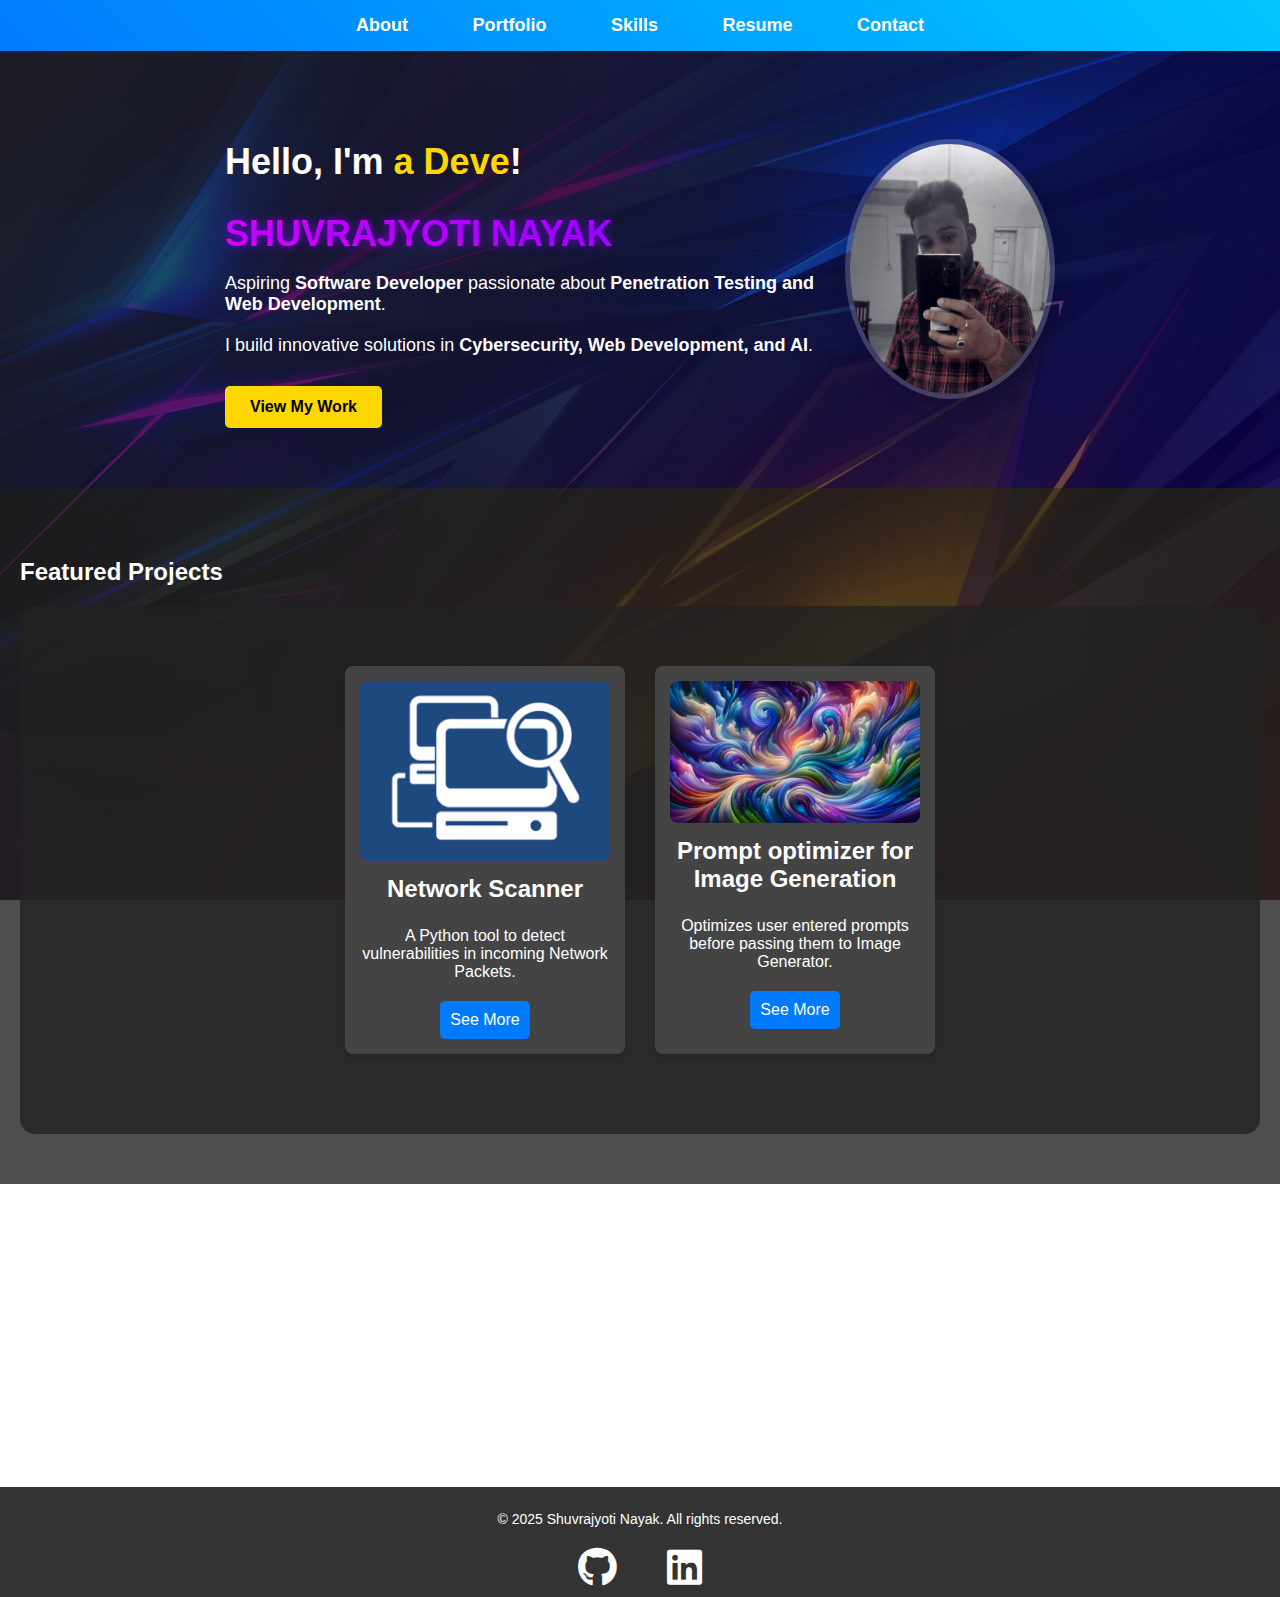
<file: index.html>
<!DOCTYPE html>
<html lang="en">
<head>
    <meta charset="UTF-8">
    <meta name="viewport" content="width=device-width, initial-scale=1.0">
    <title>My Portfolio</title>
    <link rel="stylesheet" href="styles.css">
    <link href="https://cdnjs.cloudflare.com/ajax/libs/font-awesome/6.0.0-beta3/css/all.min.css" rel="stylesheet">
</head>
<body>
    <header>
        <nav>
            <ul>
                <li><a href="about.html">About</a></li>
                <li><a href="portfolio.html">Portfolio</a></li>
                <li><a href="skills.html">Skills</a></li>
                <li><a href="resume.html">Resume</a></li>
                <li><a href="contact.html">Contact</a></li>
            </ul>
        </nav>
    </header>

    <section class="hero">
        <div class="hero-content">
            <h2>Hello, I'm <span>Shuvrajyoti</span>!</h2>
            
            <h2 class="name-highlight">SHUVRAJYOTI NAYAK</h2>
            <p>Aspiring <strong>Software Developer</strong> passionate about <strong>Penetration Testing and Web Development</strong>.</p>
            <p>I build innovative solutions in <strong>Cybersecurity, Web Development, and AI</strong>.</p>
            <a href="portfolio.html" class="btn">View My Work</a>
        </div>
        <img src="dp1.jpg" alt="Your Photo" class="profile-photo">
    </section>

    <section class="featured-projects">
        <h2>Featured Projects</h2>
        <div class="projects">
            <div class="project">
                <img src="network_scan.png" alt="Cybersecurity Scanner">
                <h3>Network Scanner</h3>
                <p>A Python tool to detect vulnerabilities in incoming Network Packets.</p>
                <a href="portfolio.html">See More</a>
            </div>
            <div class="project">
                <img src="image_gen.png" alt="Encryption Tool">
                <h3>Prompt optimizer for Image Generation </h3>
                <p>Optimizes user entered prompts before passing them to Image Generator.</p>
                <a href="portfolio.html">See More</a>
            </div>
        </div>
    </section>

    <section class="collaborate-section">
        <h2>Want to Collaborate?</h2>
        <p>Let's build something amazing together. Feel free to reach out to me!</p>
        <a href="contact.html" class="btn">Contact Me</a>
    </section>

    <footer>
        <p>&copy; 2025 Shuvrajyoti Nayak. All rights reserved.</p>
        <div class="social-links">
            <a href="https://github.com/Shuvra-458" target="_blank">
                <i class="fa-brands fa-github"></i>
            </a>
            <a href="https://linkedin.com/in/shuvrajyoti-nayak-b193a231a" target="_blank">
                <i class="fa-brands fa-linkedin"></i>
            </a>
        </div>
    </footer>
    <script src="script.js"></script>
</body>
</html>
</file>
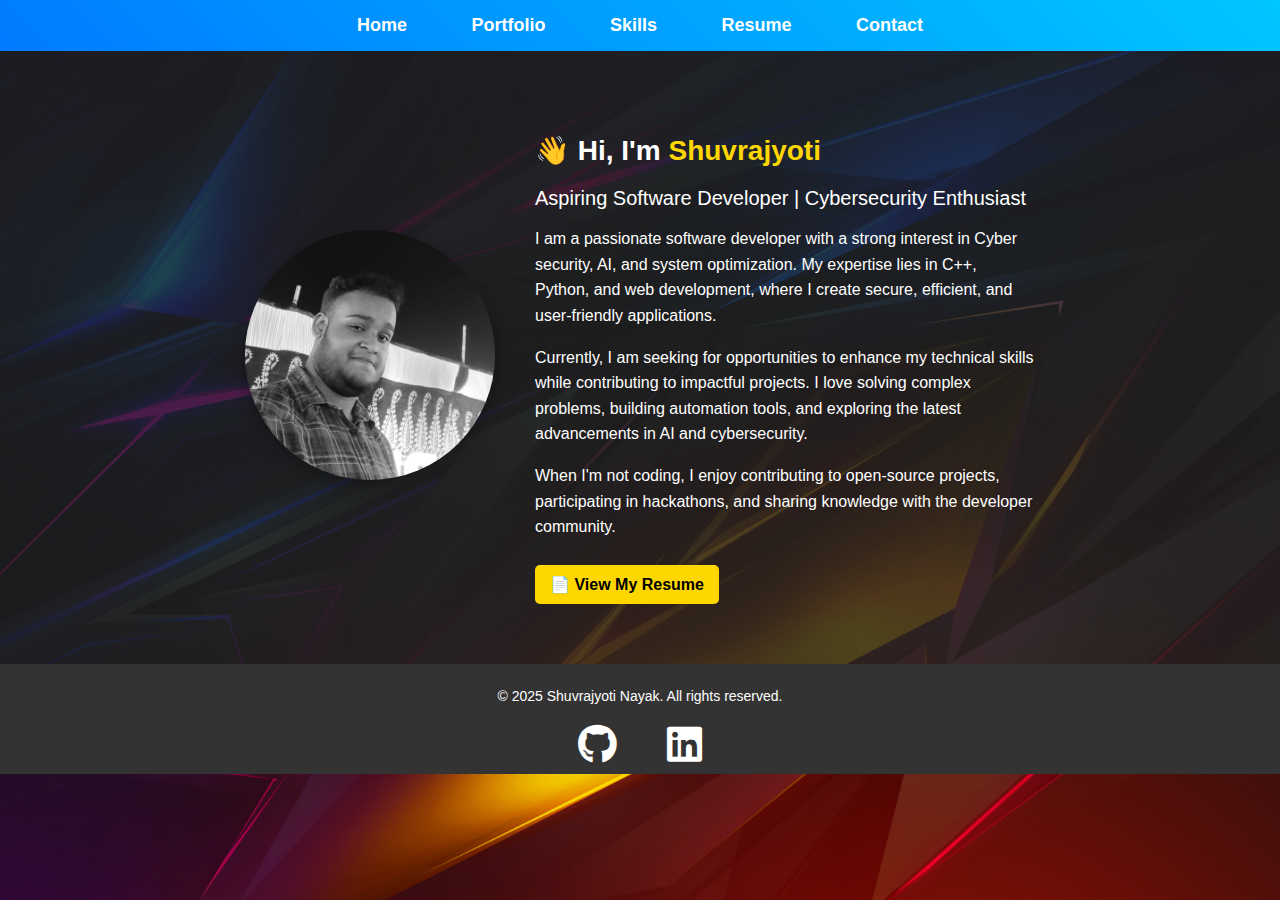
<file: about.html>
<!DOCTYPE html>
<html lang="en">
<head>
    <meta charset="UTF-8">
    <meta name="viewport" content="width=device-width, initial-scale=1.0">
    <title>About Me</title>
    <link rel="stylesheet" href="styles.css">
    <link href="https://cdnjs.cloudflare.com/ajax/libs/font-awesome/6.0.0-beta3/css/all.min.css" rel="stylesheet">
</head>
<body>

    <!-- Navigation -->
    <nav>
        <ul>
            <li><a href="index.html">Home</a></li>
            <li><a href="portfolio.html">Portfolio</a></li>
            <li><a href="skills.html">Skills</a></li>
            <li><a href="resume.html">Resume</a></li>
            <li><a href="contact.html">Contact</a></li>
        </ul>
    </nav>

    <!-- About Me Section -->
    <section class="about">
        <div class="about-container">
            <div class="about-image">
                <img src="p1.jpg" alt="Profile Picture">
            </div>
            <div class="about-text">
                <h2>👋 Hi, I'm <span>Shuvrajyoti</span></h2>
                <h3>Aspiring Software Developer | Cybersecurity Enthusiast</h3>
                <p>
                    I am a passionate software developer with a strong interest in Cyber security, AI, and system optimization.  
                    My expertise lies in C++, Python, and web development, where I create secure, efficient, and user-friendly applications.
                </p>
                <p>
                    Currently, I am seeking for opportunities to enhance my technical skills while contributing to impactful projects.  
                    I love solving complex problems, building automation tools, and exploring the latest advancements in AI and cybersecurity.
                </p>
                <p>
                    When I'm not coding, I enjoy contributing to open-source projects, participating in hackathons, and sharing knowledge with the developer community.
                </p>
                <a href="resume.html" class="btn">📄 View My Resume</a>
            </div>
        </div>
    </section>

    <!-- Footer -->
    <footer>
        <p>© 2025 Shuvrajyoti Nayak. All rights reserved.</p>
        <div class="social-links">
            <a href="https://github.com/Shuvra-458" target="_blank">
                <i class="fa-brands fa-github"></i>
            </a>
            <a href="https://linkedin.com/in/shuvrajyoti-nayak-b193a231a" target="_blank">
                <i class="fa-brands fa-linkedin"></i>
            </a>
        </div>
    </footer>

    <script src="script.js"></script>
</body>
</html>
</file>
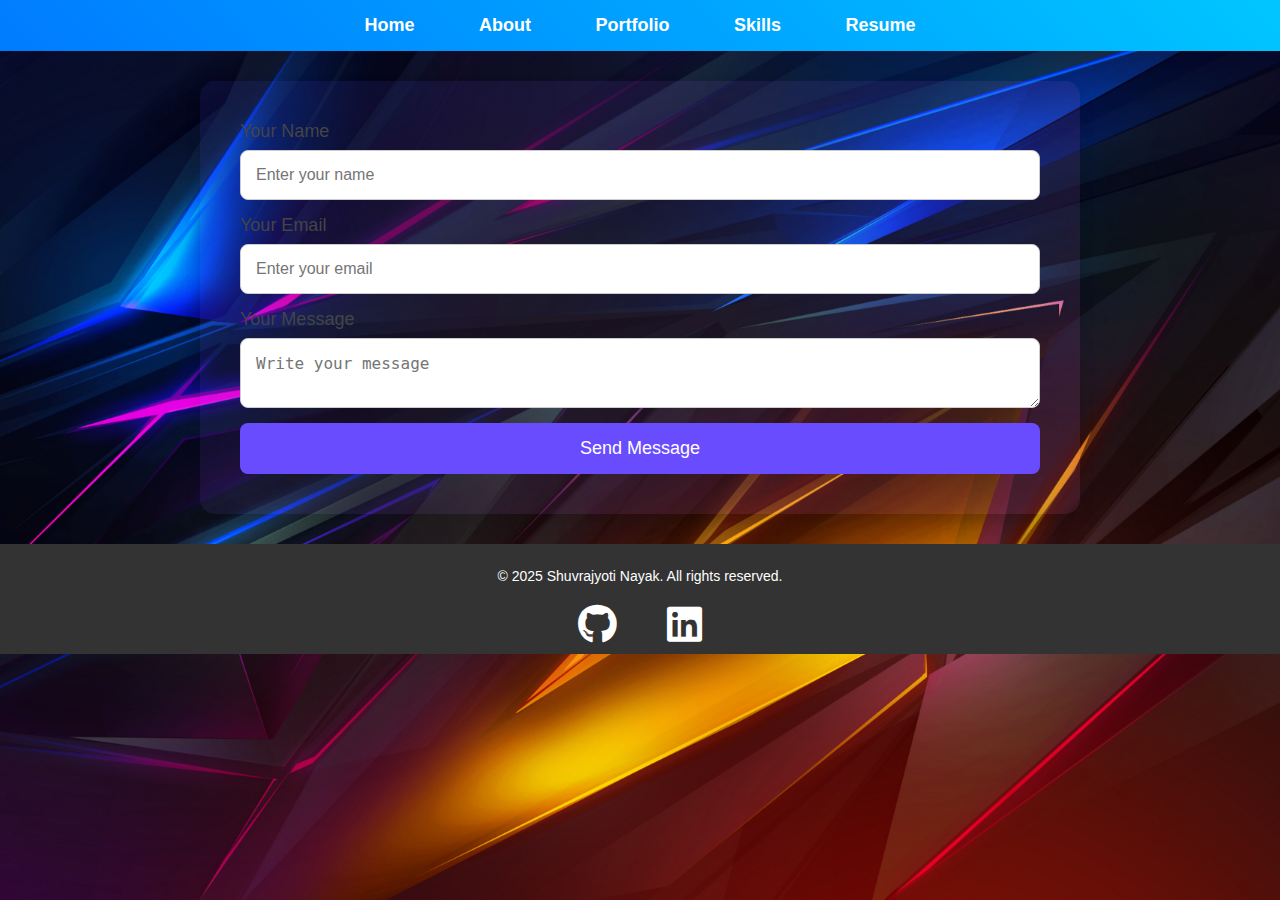
<file: contact.html>
<!DOCTYPE html>
<html lang="en">
<head>
    <meta charset="UTF-8">
    <meta name="viewport" content="width=device-width, initial-scale=1.0">
    <title>Contact</title>
    <link rel="stylesheet" href="styles.css">
    <link href="https://cdnjs.cloudflare.com/ajax/libs/font-awesome/6.0.0-beta3/css/all.min.css" rel="stylesheet">
</head>
<body>
    <header>
        <nav>
            <ul>
                <li><a href="index.html">Home</a></li>
                <li><a href="about.html">About</a></li>
                <li><a href="portfolio.html">Portfolio</a></li>
                <li><a href="skills.html">Skills</a></li>
                <li><a href="resume.html">Resume</a></li>
            </ul>
        </nav>
    </header>

    <main>
        <section class="contact-form-container">
            <form action="mailto:your.email@example.com" method="post" enctype="text/plain" class="contact-form">
                <label for="name">Your Name</label>
                <input type="text" id="name" name="name" required placeholder="Enter your name">
                
                <label for="email">Your Email</label>
                <input type="email" id="email" name="email" required placeholder="Enter your email">
                
                <label for="message">Your Message</label>
                <textarea id="message" name="message" required placeholder="Write your message"></textarea>
                
                <button type="submit">Send Message</button>
            </form>
        </section>

    </main>

    <footer>
        <p>&copy; 2025 Shuvrajyoti Nayak. All rights reserved.</p>
        <div class="social-links">
            <a href="https://github.com/Shuvra-458" target="_blank">
            <i class="fa-brands fa-github"></i>
         </a>
            <a href="https://linkedin.com/in/shuvrajyoti-nayak-b193a231a" target="_blank">
                <i class="fa-brands fa-linkedin"></i>
            </a>
        </div>
    </footer>

    <script src="script.js"></script>
</body>
</html>
</file>
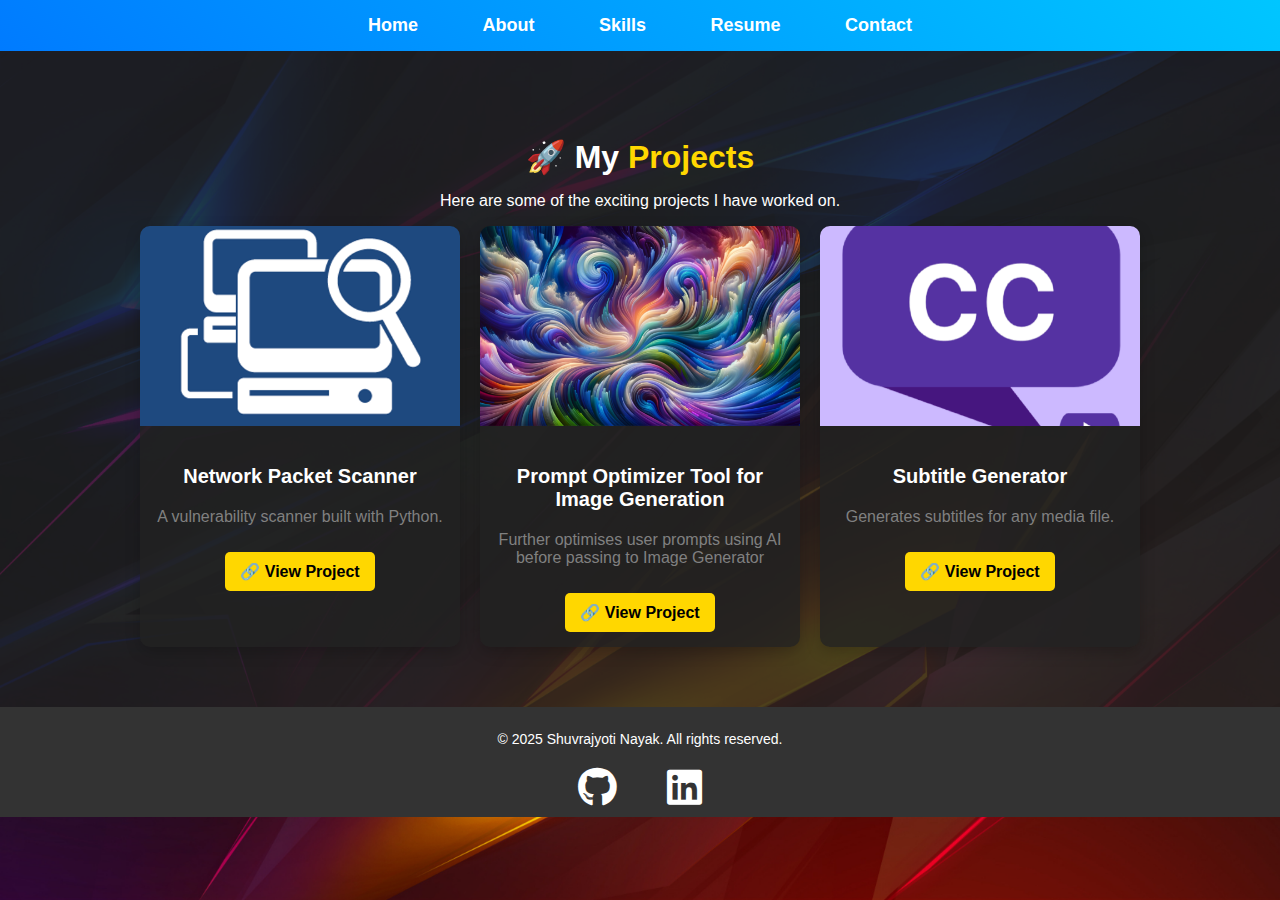
<file: portfolio.html>
<!DOCTYPE html>
<html lang="en">
<head>
    <meta charset="UTF-8">
    <meta name="viewport" content="width=device-width, initial-scale=1.0">
    <title>My Projects</title>
    <link rel="stylesheet" href="styles.css">
    <link href="https://cdnjs.cloudflare.com/ajax/libs/font-awesome/6.0.0-beta3/css/all.min.css" rel="stylesheet">
</head>
<body>

    <!-- Navigation -->
    <nav>
        <ul>
            <li><a href="index.html">Home</a></li>
            <li><a href="about.html">About</a></li>
            <li><a href="skills.html">Skills</a></li>
            <li><a href="resume.html">Resume</a></li>
            <li><a href="contact.html">Contact</a></li>
        </ul>
    </nav>

    <!-- Projects Section -->
    <section class="projects">
        <h2>🚀 My <span>Projects</span></h2>
        <p>Here are some of the exciting projects I have worked on.</p>

        <div class="project-grid">
            <!-- Project 1 -->
            <div class="project-card">
                <img src="network_scan.png" alt="Project 1">
                <div class="project-info">
                    <h3>Network Packet Scanner</h3>
                    <p>A vulnerability scanner built with Python.</p>
                    <a href="https://github.com/Shuvra-458/Network-Packet-Analyser" target="_blank" class="btn">🔗 View Project</a>
                </div>
            </div>

            <!-- Project 2 -->
            <div class="project-card">
                <img src="image_gen.png" alt="Project 2">
                <div class="project-info">
                    <h3>Prompt Optimizer Tool for Image Generation</h3>
                    <p>Further optimises user prompts using AI before passing to Image Generator</p>
                    <a href="https://github.com/Shuvra-458/Image-Generator-Stable-Diffusion-1.5-" target="_blank" class="btn">🔗 View Project</a>
                </div>
            </div>

            <!-- Project 3 -->
            <div class="project-card">
                <img src="subtitle_gen.png" alt="Project 3">
                <div class="project-info">
                    <h3>Subtitle Generator</h3>
                    <p>Generates subtitles for any media file.</p>
                    <a href="https://github.com/Shuvra-458/Subtitle-generator" target="_blank" class="btn">🔗 View Project</a>
                </div>
            </div>
        </div>
    </section>

    <!-- Footer -->
    <footer>
        <p>© 2025 Shuvrajyoti Nayak. All rights reserved.</p>
        <div class="social-links">
            <a href="https://github.com/Shuvra-458" target="_blank">
                <i class="fa-brands fa-github"></i>
            </a>
            <a href="https://linkedin.com/in/shuvrajyoti-nayak-b193a231a" target="_blank">
                <i class="fa-brands fa-linkedin"></i>
            </a>
        </div>
    </footer>

    <script src="script.js"></script>
</body>
</html>
</file>
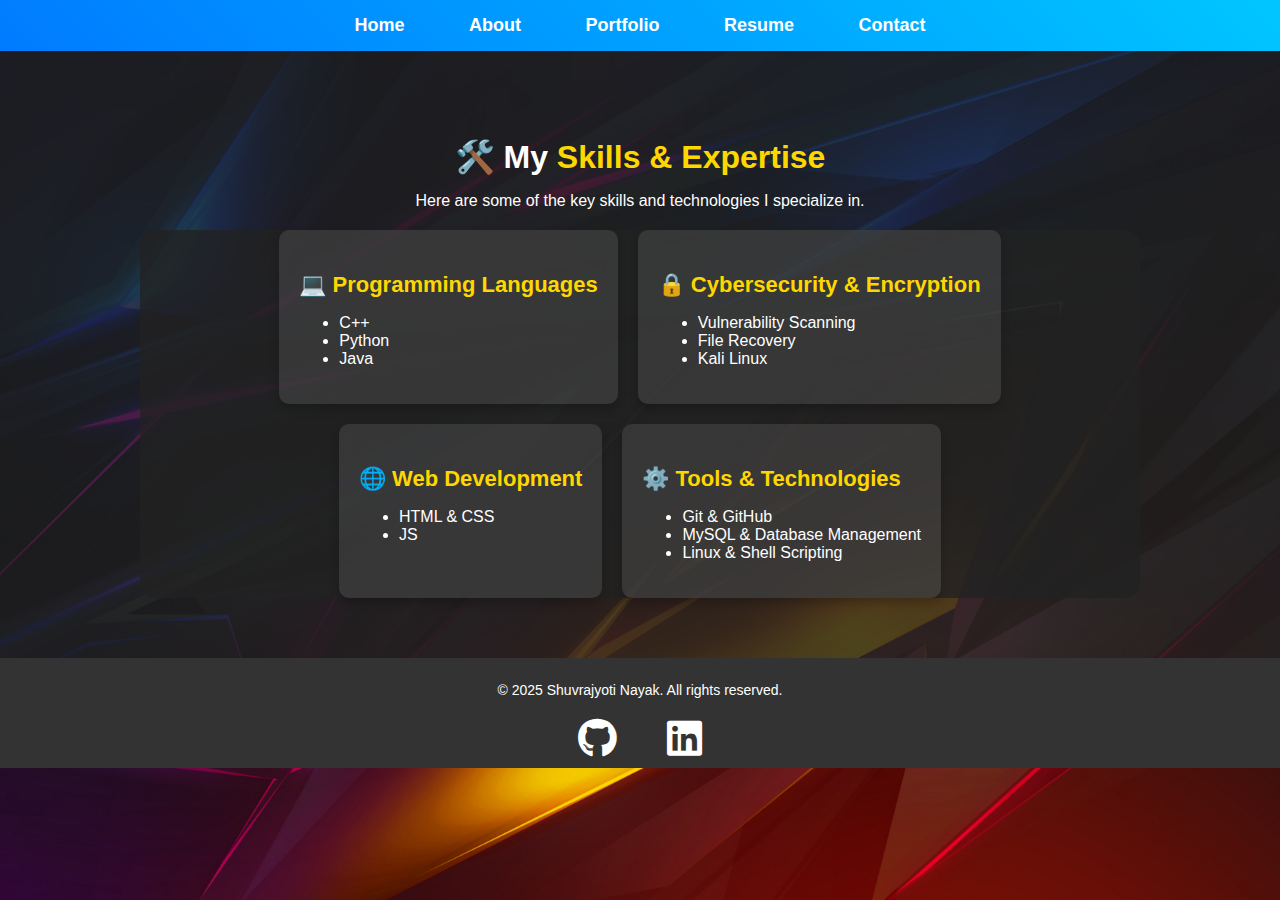
<file: skills.html>
<!DOCTYPE html>
<html lang="en">
<head>
    <meta charset="UTF-8">
    <meta name="viewport" content="width=device-width, initial-scale=1.0">
    <title>Skills & Expertise</title>
    <link rel="stylesheet" href="styles.css">
    <link href="https://cdnjs.cloudflare.com/ajax/libs/font-awesome/6.0.0-beta3/css/all.min.css" rel="stylesheet">
</head>
<body>

    <!-- Navigation -->
    <nav>
        <ul>
            <li><a href="index.html">Home</a></li>
            <li><a href="about.html">About</a></li>
            <li><a href="portfolio.html">Portfolio</a></li>
            <li><a href="resume.html">Resume</a></li>
            <li><a href="contact.html">Contact</a></li>
        </ul>
    </nav>

    <!-- Skills Section -->
<section class="skills">
    <h2>🛠️ My <span>Skills & Expertise</span></h2>
    <p>Here are some of the key skills and technologies I specialize in.</p>

    <div class="skills-container">
        <!-- Programming Languages -->
        <div class="skill-category">
            <h3>💻 Programming Languages</h3>
            <ul class="skill-list">
                <li>C++</li>
                <li>Python</li>
                <li>Java</li>
            </ul>
        </div>

        <!-- Cybersecurity & Encryption -->
        <div class="skill-category">
            <h3>🔒 Cybersecurity & Encryption</h3>
            <ul class="skill-list">
                <li>Vulnerability Scanning</li>
                <li>File Recovery</li>
                <li>Kali Linux</li>
            </ul>
        </div>

        <!-- Web Development -->
        <div class="skill-category">
            <h3>🌐 Web Development</h3>
            <ul class="skill-list">
                <li>HTML & CSS</li>
                <li>JS</li>
            </ul>
        </div>

        <!-- Tools & Technologies -->
        <div class="skill-category">
            <h3>⚙️ Tools & Technologies</h3>
            <ul class="skill-list">
                <li>Git & GitHub</li>
                <li>MySQL & Database Management</li>
                <li>Linux & Shell Scripting</li>
            </ul>
        </div>
    </div>
</section>


    <!-- Footer -->
    <footer>
        <p>© 2025 Shuvrajyoti Nayak. All rights reserved.</p>
        <div class="social-links">
            <a href="https://github.com/Shuvra-458" target="_blank">
                <i class="fa-brands fa-github"></i>
            </a>
            <a href="https://linkedin.com/in/shuvrajyoti-nayak-b193a231a" target="_blank">
                <i class="fa-brands fa-linkedin"></i>
            </a>
        </div>
    </footer>

    <script src="script.js"></script>
</body>
</html>
</file>
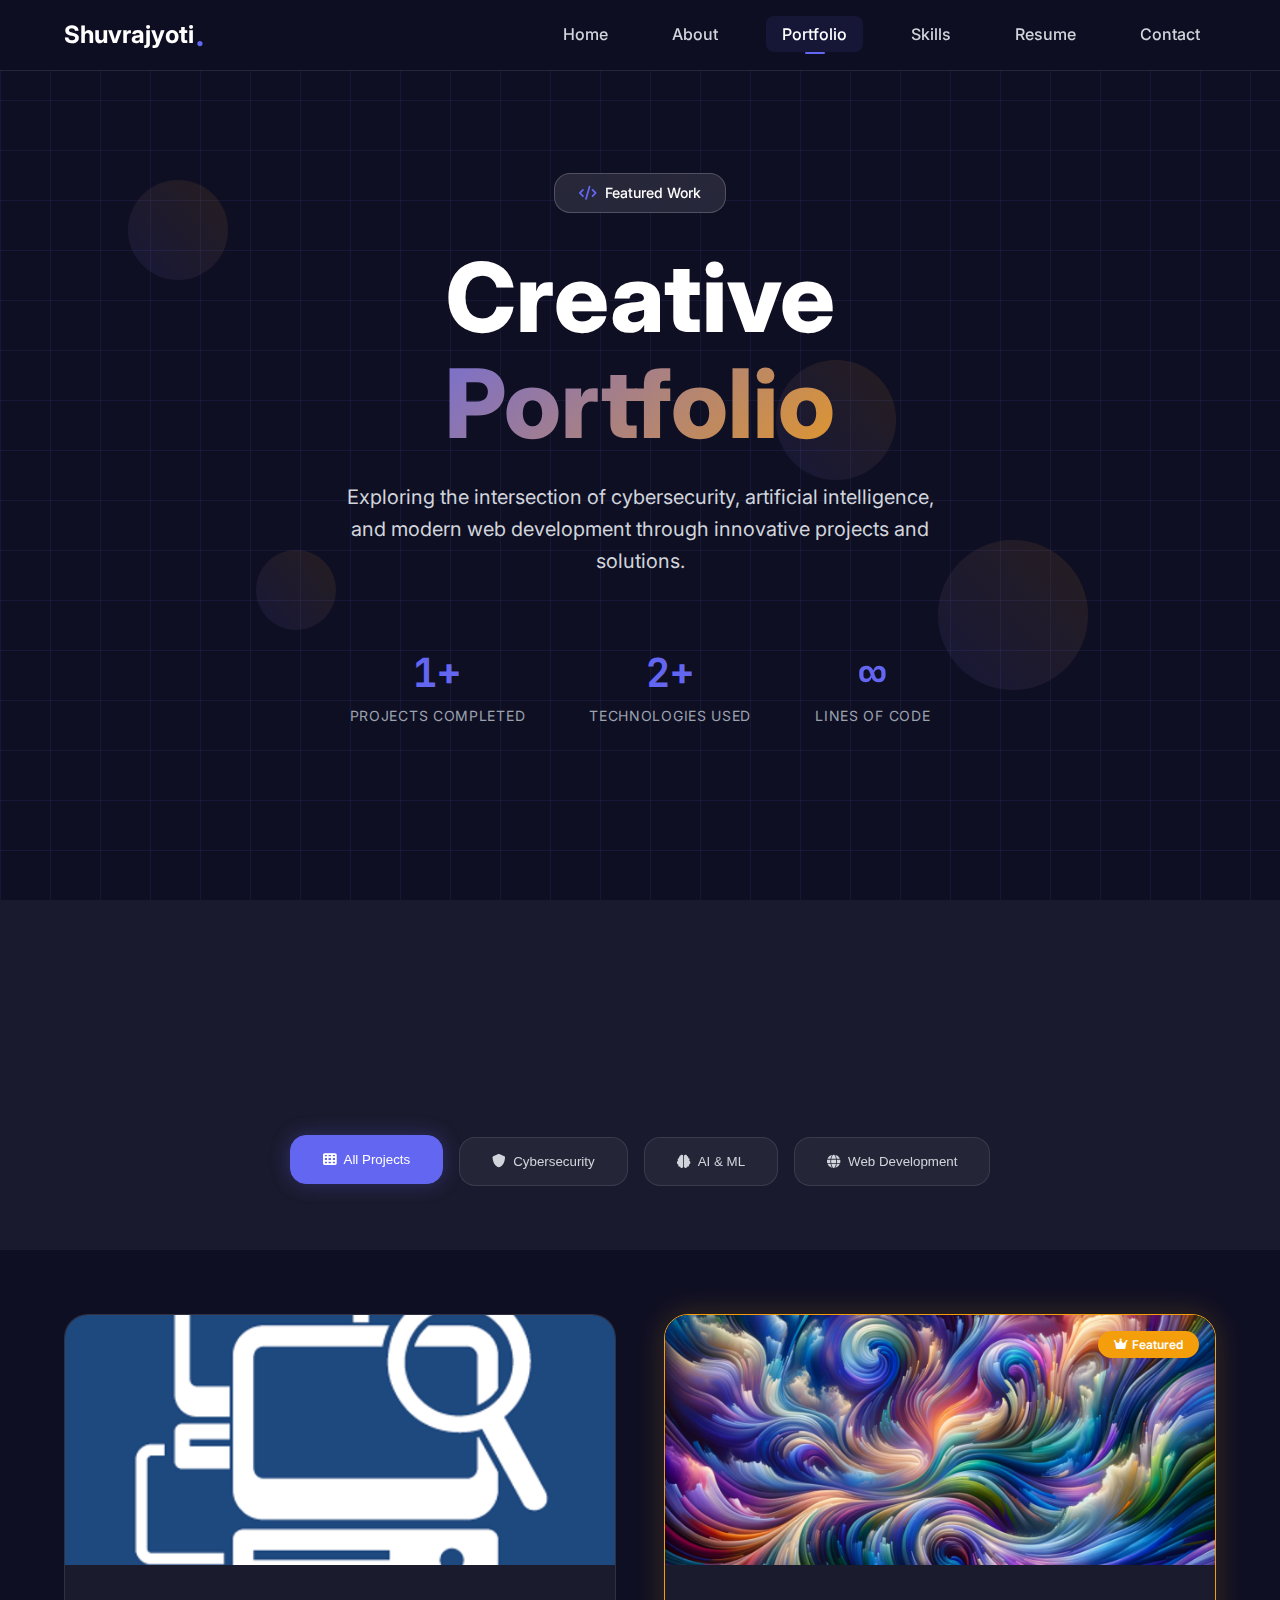
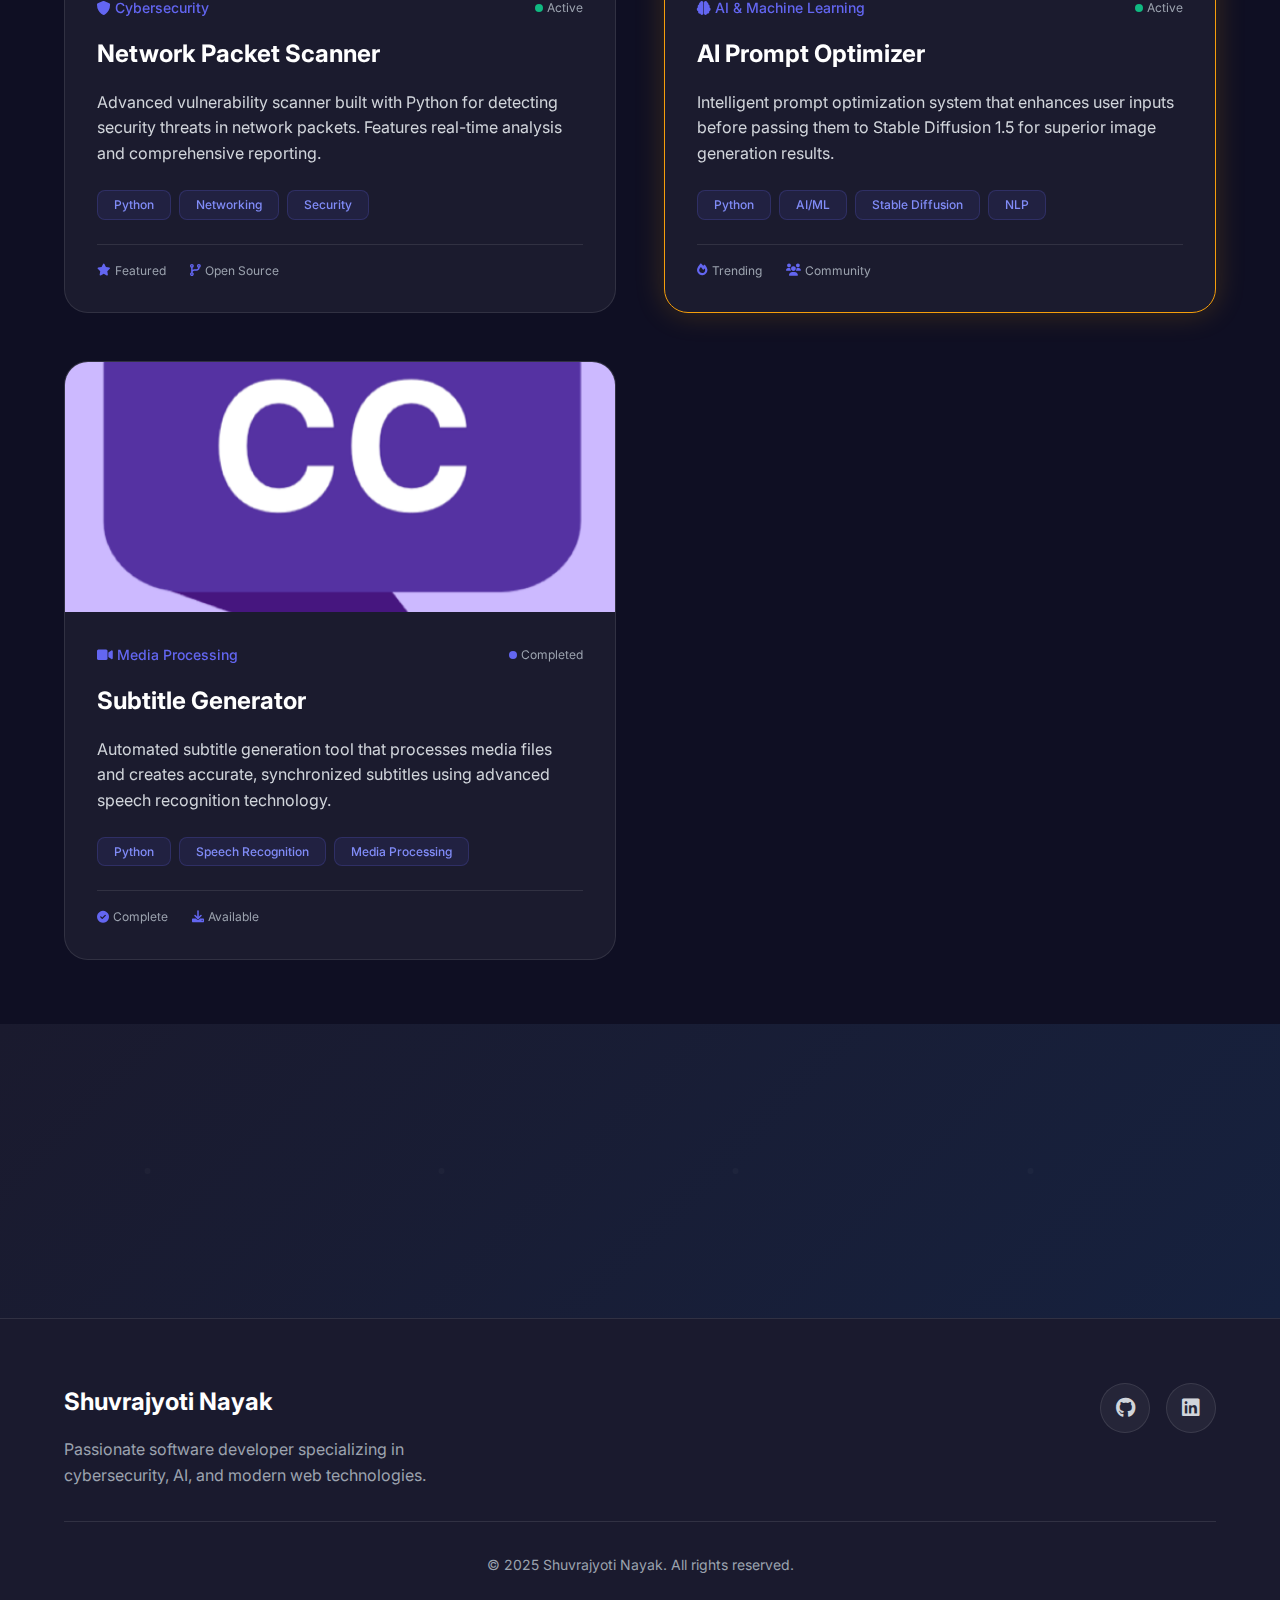
<file: updated_ui/portfolio.html>
<!DOCTYPE html>
<html lang="en">
<head>
    <meta charset="UTF-8">
    <meta name="viewport" content="width=device-width, initial-scale=1.0">
    <title>Portfolio - Shuvrajyoti Nayak</title>
    <link rel="stylesheet" href="styles.css">
    <link href="https://cdnjs.cloudflare.com/ajax/libs/font-awesome/6.0.0-beta3/css/all.min.css" rel="stylesheet">
    <link href="https://fonts.googleapis.com/css2?family=Inter:wght@300;400;500;600;700;800&family=JetBrains+Mono:wght@400;500;600&display=swap" rel="stylesheet">
</head>
<body>
    <!-- Navigation -->
    <nav class="navbar">
        <div class="nav-container">
            <div class="nav-logo">
                <a href="index.html">
                    <span class="logo-text">Shuvrajyoti</span>
                    <span class="logo-dot">.</span>
                </a>
            </div>
            <ul class="nav-menu">
                <li><a href="index.html" class="nav-link">Home</a></li>
                <li><a href="about.html" class="nav-link">About</a></li>
                <li><a href="portfolio.html" class="nav-link active">Portfolio</a></li>
                <li><a href="skills.html" class="nav-link">Skills</a></li>
                <li><a href="resume.html" class="nav-link">Resume</a></li>
                <li><a href="contact.html" class="nav-link">Contact</a></li>
            </ul>
            <div class="hamburger">
                <span></span>
                <span></span>
                <span></span>
            </div>
        </div>
    </nav>

    <!-- Hero Section -->
    <section class="portfolio-hero">
        <div class="hero-background">
            <div class="grid-pattern"></div>
            <div class="floating-elements">
                <div class="floating-element element-1"></div>
                <div class="floating-element element-2"></div>
                <div class="floating-element element-3"></div>
                <div class="floating-element element-4"></div>
            </div>
        </div>
        <div class="hero-content">
            <div class="hero-badge">
                <i class="fas fa-code"></i>
                <span>Featured Work</span>
            </div>
            <h1 class="hero-title">
                <span class="title-line">Creative</span>
                <span class="title-line gradient-text">Portfolio</span>
            </h1>
            <p class="hero-description">
                Exploring the intersection of cybersecurity, artificial intelligence, and modern web development through innovative projects and solutions.
            </p>
            <div class="hero-metrics">
                <div class="metric">
                    <div class="metric-number">3+</div>
                    <div class="metric-label">Projects Completed</div>
                </div>
                <div class="metric">
                    <div class="metric-number">5+</div>
                    <div class="metric-label">Technologies Used</div>
                </div>
                <div class="metric">
                    <div class="metric-number">∞</div>
                    <div class="metric-label">Lines of Code</div>
                </div>
            </div>
        </div>
    </section>

    <!-- Filter Section -->
    <section class="filter-section">
        <div class="container">
            <div class="section-header">
                <h2 class="section-title">Project Categories</h2>
                <p class="section-subtitle">Filter projects by technology and domain</p>
            </div>
            <div class="filter-container">
                <button class="filter-btn active" data-filter="all">
                    <i class="fas fa-th"></i>
                    <span>All Projects</span>
                </button>
                <button class="filter-btn" data-filter="cybersecurity">
                    <i class="fas fa-shield-alt"></i>
                    <span>Cybersecurity</span>
                </button>
                <button class="filter-btn" data-filter="ai">
                    <i class="fas fa-brain"></i>
                    <span>AI & ML</span>
                </button>
                <button class="filter-btn" data-filter="web">
                    <i class="fas fa-globe"></i>
                    <span>Web Development</span>
                </button>
            </div>
        </div>
    </section>

    <!-- Projects Grid -->
    <section class="projects-section">
        <div class="container">
            <div class="projects-grid">
                <!-- Project 1: Network Scanner -->
                <article class="project-card" data-category="cybersecurity">
                    <div class="project-image">
                        <img src="../network_scan.png" alt="Network Packet Scanner" loading="lazy">
                        <div class="project-overlay">
                            <div class="project-links">
                                <a href="https://github.com/Shuvra-458/Network-Packet-Analyser" target="_blank" class="project-link">
                                    <i class="fab fa-github"></i>
                                </a>
                                <a href="#" class="project-link">
                                    <i class="fas fa-external-link-alt"></i>
                                </a>
                            </div>
                        </div>
                    </div>
                    <div class="project-content">
                        <div class="project-header">
                            <div class="project-category">
                                <i class="fas fa-shield-alt"></i>
                                <span>Cybersecurity</span>
                            </div>
                            <div class="project-status">
                                <span class="status-dot active"></span>
                                <span>Active</span>
                            </div>
                        </div>
                        <h3 class="project-title">Network Packet Scanner</h3>
                        <p class="project-description">
                            Advanced vulnerability scanner built with Python for detecting security threats in network packets. Features real-time analysis and comprehensive reporting.
                        </p>
                        <div class="project-tech">
                            <span class="tech-tag">Python</span>
                            <span class="tech-tag">Networking</span>
                            <span class="tech-tag">Security</span>
                        </div>
                        <div class="project-footer">
                            <div class="project-stats">
                                <span class="stat">
                                    <i class="fas fa-star"></i>
                                    <span>Featured</span>
                                </span>
                                <span class="stat">
                                    <i class="fas fa-code-branch"></i>
                                    <span>Open Source</span>
                                </span>
                            </div>
                        </div>
                    </div>
                </article>

                <!-- Project 2: Image Generator -->
                <article class="project-card featured" data-category="ai">
                    <div class="project-image">
                        <img src="../image_gen.png" alt="AI Image Generator" loading="lazy">
                        <div class="project-overlay">
                            <div class="project-links">
                                <a href="https://github.com/Shuvra-458/Image-Generator-Stable-Diffusion-1.5-" target="_blank" class="project-link">
                                    <i class="fab fa-github"></i>
                                </a>
                                <a href="#" class="project-link">
                                    <i class="fas fa-external-link-alt"></i>
                                </a>
                            </div>
                        </div>
                        <div class="featured-badge">
                            <i class="fas fa-crown"></i>
                            <span>Featured</span>
                        </div>
                    </div>
                    <div class="project-content">
                        <div class="project-header">
                            <div class="project-category">
                                <i class="fas fa-brain"></i>
                                <span>AI & Machine Learning</span>
                            </div>
                            <div class="project-status">
                                <span class="status-dot active"></span>
                                <span>Active</span>
                            </div>
                        </div>
                        <h3 class="project-title">AI Prompt Optimizer</h3>
                        <p class="project-description">
                            Intelligent prompt optimization system that enhances user inputs before passing them to Stable Diffusion 1.5 for superior image generation results.
                        </p>
                        <div class="project-tech">
                            <span class="tech-tag">Python</span>
                            <span class="tech-tag">AI/ML</span>
                            <span class="tech-tag">Stable Diffusion</span>
                            <span class="tech-tag">NLP</span>
                        </div>
                        <div class="project-footer">
                            <div class="project-stats">
                                <span class="stat">
                                    <i class="fas fa-fire"></i>
                                    <span>Trending</span>
                                </span>
                                <span class="stat">
                                    <i class="fas fa-users"></i>
                                    <span>Community</span>
                                </span>
                            </div>
                        </div>
                    </div>
                </article>

                <!-- Project 3: Subtitle Generator -->
                <article class="project-card" data-category="ai web">
                    <div class="project-image">
                        <img src="../subtitle_gen.png" alt="Subtitle Generator" loading="lazy">
                        <div class="project-overlay">
                            <div class="project-links">
                                <a href="https://github.com/Shuvra-458/Subtitle-generator" target="_blank" class="project-link">
                                    <i class="fab fa-github"></i>
                                </a>
                                <a href="#" class="project-link">
                                    <i class="fas fa-external-link-alt"></i>
                                </a>
                            </div>
                        </div>
                    </div>
                    <div class="project-content">
                        <div class="project-header">
                            <div class="project-category">
                                <i class="fas fa-video"></i>
                                <span>Media Processing</span>
                            </div>
                            <div class="project-status">
                                <span class="status-dot completed"></span>
                                <span>Completed</span>
                            </div>
                        </div>
                        <h3 class="project-title">Subtitle Generator</h3>
                        <p class="project-description">
                            Automated subtitle generation tool that processes media files and creates accurate, synchronized subtitles using advanced speech recognition technology.
                        </p>
                        <div class="project-tech">
                            <span class="tech-tag">Python</span>
                            <span class="tech-tag">Speech Recognition</span>
                            <span class="tech-tag">Media Processing</span>
                        </div>
                        <div class="project-footer">
                            <div class="project-stats">
                                <span class="stat">
                                    <i class="fas fa-check-circle"></i>
                                    <span>Complete</span>
                                </span>
                                <span class="stat">
                                    <i class="fas fa-download"></i>
                                    <span>Available</span>
                                </span>
                            </div>
                        </div>
                    </div>
                </article>
            </div>
        </div>
    </section>

    <!-- Call to Action -->
    <section class="cta-section">
        <div class="container">
            <div class="cta-content">
                <div class="cta-text">
                    <h2 class="cta-title">Ready to Collaborate?</h2>
                    <p class="cta-description">
                        Let's build something amazing together. I'm always excited to work on innovative projects and explore new technologies.
                    </p>
                </div>
                <div class="cta-actions">
                    <a href="contact.html" class="cta-btn primary">
                        <span>Get In Touch</span>
                        <i class="fas fa-arrow-right"></i>
                    </a>
                    <a href="resume.html" class="cta-btn secondary">
                        <span>View Resume</span>
                        <i class="fas fa-file-alt"></i>
                    </a>
                </div>
            </div>
        </div>
    </section>

    <!-- Footer -->
    <footer class="footer">
        <div class="container">
            <div class="footer-content">
                <div class="footer-left">
                    <div class="footer-logo">
                        <span class="logo-text">Shuvrajyoti Nayak</span>
                    </div>
                    <p class="footer-description">
                        Passionate software developer specializing in cybersecurity, AI, and modern web technologies.
                    </p>
                </div>
                <div class="footer-right">
                    <div class="social-links">
                        <a href="https://github.com/Shuvra-458" target="_blank" class="social-link">
                            <i class="fab fa-github"></i>
                        </a>
                        <a href="https://linkedin.com/in/shuvrajyoti-nayak-b193a231a" target="_blank" class="social-link">
                            <i class="fab fa-linkedin"></i>
                        </a>
                    </div>
                </div>
            </div>
            <div class="footer-bottom">
                <p>&copy; 2025 Shuvrajyoti Nayak. All rights reserved.</p>
            </div>
        </div>
    </footer>

    <script src="script.js"></script>
</body>
</html>
</file>
<file: styles.css>
/* 🎨 General Styles */
body {
    font-family: 'Poppins', sans-serif;
    margin: 0;
    padding: 0;
    background: none;
    background-image: url(portfolio_bg.jpg);
    background-size: cover;
    background-position: center;
    background-attachment: fixed;
    color: #fff;
}

div {
    border-radius: 15px; /* Adjust the value for more or less rounding */
}

/* Transparent Navbar */
.navbar, .navbar-header, .navbar-nav {
    background: rgba(34, 34, 34, 0.8) !important; /* Dark background with slight opacity */
    box-shadow: none;
}

.name-highlight {
    font-size: 2.5rem;
    font-weight: bold;
    background: linear-gradient(45deg, #ff00ff, #8000ff);
    -webkit-background-clip: text;
    -webkit-text-fill-color: transparent;
    text-shadow: 0 0 10px rgba(128, 0, 255, 0.8);
    animation: glow 1.5s infinite alternate;
}

@keyframes glow {
    0% {
        text-shadow: 0 0 10px rgba(128, 0, 255, 0.8);
    }
    100% {
        text-shadow: 0 0 20px rgba(255, 0, 255, 1);
    }
}

.profile-photo {
    width: 250px; /* Adjust size */
    height: 250px;
    border-radius: 20px; /* Instead of full circle, use rounded edges */
    object-fit: cover; /* Ensures the image scales properly */
    border: 5px solid rgba(255, 255, 255, 0.2); /* Subtle border */
    box-shadow: 0px 5px 15px rgba(0, 0, 0, 0.3); /* Soft shadow */
    transition: transform 0.3s ease-in-out, box-shadow 0.3s ease-in-out;
}

.profile-photo:hover {
    transform: scale(1.05); /* Slight zoom on hover */
    box-shadow: 0px 8px 20px rgba(128, 0, 255, 0.5); /* Purple glow on hover */
}



/* Header */
header {
    background: rgba(34, 34, 34, 0.8);
    box-shadow: none;
}

/* Transparent Sections (like resume, about, skills) */
.resume-section, .about-section, .portfolio-section, .skills-container, .skill-item {
    background: rgba(34, 34, 34, 0.7); /* Dark sections with slight transparency */
    box-shadow: none;
}

/* General Container */
.container, .skills-container, .skill-item, .resume-section, .portfolio-section, .about-section {
    background: rgba(34, 34, 34, 0.8); /* Slight transparency for a uniform dark color */
    box-shadow: none;
}

/* Optional: Add a transparent overlay to improve text readability */
.overlay {
    position: absolute;
    top: 0;
    left: 0;
    width: 100%;
    height: 100%;
    background: rgba(0, 0, 0, 0.4); /* Semi-transparent black overlay */
    z-index: -1; /* Ensure overlay stays behind the content */
}

/* Ensure other sections or content don't block the background */
h1, h2, h3, p {
    color: white; /* Ensure text is readable against the background */
}

/* 🔝 Navigation Bar */
nav {
    background: linear-gradient(45deg, #007BFF, #00C6FF);
    padding: 15px 0;
    text-align: center;
    position: sticky;
    top: 0;
    width: 100%;
    z-index: 100;
}

nav ul {
    list-style: none;
    padding: 0;
    margin: 0;
}

nav ul li {
    display: inline;
    margin: 0 15px;
}

/* Navbar Links */
nav ul li a {
    text-decoration: none;
    color: white;
    font-weight: bold;
    font-size: 18px;
    padding: 10px 15px;
    transition: background 0.3s, border-radius 0.3s;
}


nav ul li a:hover {
    background: rgba(255, 255, 255, 0.2);
    border-radius: 5px;
}
/* 🏆 Hero Section */
.hero {
    display: flex;
    align-items: center;
    justify-content: center;
    background: linear-gradient(135deg, rgba(34, 34, 34, 0.8), rgba(0, 0, 128, 0.5)); /* Dark gradient */
    color: white;
    padding: 60px 20px;
}

.hero-content {
    max-width: 600px;
    text-align: left;
}

.hero h2 {
    font-size: 36px;
    margin-bottom: 10px;
}

.hero h2 span {
    color: #FFD700; /* Gold Accent */
}

.hero p {
    font-size: 18px;
    margin-bottom: 20px;
}

.hero .btn {
    display: inline-block;
    padding: 12px 25px;
    background: #FFD700;
    color: black;
    text-decoration: none;
    font-weight: bold;
    border-radius: 5px;
    transition: background 0.3s ease-in-out;
}

.hero .btn:hover {
    background: #FFB000;
}

.hero img {
    width: 200px;
    border-radius: 50%;
    margin-left: 20px;
    box-shadow: 5px 5px 20px rgba(0, 0, 0, 0.2);
}

/* 🔥 Featured Projects */
.featured-projects {
    background: black;
    padding: 50px 20px;
    background: rgba(34, 34, 34, 0.8); /* Uniform dark background */
    padding: 50px 20px;
}

/* Featured Projects */
.featured-projects .projects {
    display: flex;
    justify-content: center;
    gap: 30px;
    flex-wrap: wrap;
    margin: 0 auto;
}
.featured-projects .project {
    background-color: #444;
    border-radius: 8px;
    box-shadow: 0 4px 6px rgba(0, 0, 0, 0.1);
    width: 250px; /* Set width for project cards */
    text-align: center;
    padding: 15px;
    transition: transform 0.3s ease;
    margin-bottom: 20px; /* Space below each project card */
}
.featured-projects .project img {
    width: 100%;  /* Ensures image stretches to fill the card */
    height: auto;
    border-radius: 8px;
    object-fit: cover; /* Keeps the image well-cropped */
    max-height: 180px;  /* Limits height of images */
}
/* Projects Section */
.projects {
    background: rgba(34, 34, 34, 0.8);
    padding: 60px 20px;
    text-align: center;
    color: white;
}
.projects h2 {
    font-size: 32px;
    margin-bottom: 10px;
}

.projects h2 span {
    color: #FFD700;
}

.project h3 {
    margin-top: 10px;
    font-size: 1.5rem;
}

.project p {
    font-size: 1rem;
    margin: 10px 0;
}
.project a {
    text-decoration: none;
    color: #fff;
    background-color: #007bff;
    padding: 10px;
    border-radius: 5px;
    display: inline-block;
    margin-top: 10px;
}


.project-grid {
    display: grid;
    grid-template-columns: repeat(auto-fit, minmax(300px, 1fr));
    gap: 20px;
    max-width: 1000px;
    margin: auto;
}

.project-card {
    background: rgba(34, 34, 34, 0.8);
    color: white;
    border-radius: 10px;
    overflow: hidden;
    box-shadow: 0px 5px 15px rgba(0, 0, 0, 0.2);
    transition: transform 0.3s ease-in-out;
    cursor: pointer;
    text-align: center;
}

.project img {
    width: 100%;
    height: auto;
    border-radius: 8px;
}

.project-card:hover {
    transform: scale(1.05);
}

.project-card img {
    width: 100%;
    height: 200px;
    object-fit: cover;
}

.project-info {
    padding: 15px;
}

.project-info h3 {
    font-size: 20px;
}

.project-info p {
    font-size: 16px;
    color: gray;
}

.my-projects {
    background-color: #1a1a1a;
    text-align: center;
    padding: 50px 20px;
    height: 80vh; /* Set a fixed height */
    overflow-y: auto; /* Enable vertical scrollbar */
    scrollbar-width: thin; /* Thin scrollbar for Firefox */
    scrollbar-color: #5c0db3 #1a1a1a; /* Purple thumb on dark background */
}

/* Custom Scrollbar for Chrome, Edge, and Safari */
.my-projects::-webkit-scrollbar {
    width: 8px; /* Width of the scrollbar */
}
.my-projects::-webkit-scrollbar-thumb {
    background-color: #5c0db3; /* Purple scrollbar */
    border-radius: 10px;
}

.my-projects::-webkit-scrollbar-track {
    background-color: #1a1a1a; /* Track color */
}
.btn {
    display: inline-block;
    margin-top: 10px;
    padding: 10px 15px;
    background: #FFD700;
    color: black;
    text-decoration: none;
    font-weight: bold;
    border-radius: 5px;
    transition: background 0.3s ease-in-out;
}

.btn:hover {
    background: #FFB000;
}
/* 👤 About Me Section */
.about {
    background: rgba(34, 34, 34, 0.8); /* Unified dark background */
    color: white;
    padding: 60px 20px;
    text-align: center;
}
.about-container {
    display: flex;
    align-items: center;
    justify-content: center;
    max-width: 1000px;
    margin: auto;
    gap: 40px;
    flex-wrap: wrap;
}

.about-image img {
    width: 250px;
    height: 250px;
    border-radius: 50%;
    object-fit: cover;
    box-shadow: 0px 5px 15px rgba(0, 0, 0, 0.3);
}

.about-text {
    max-width: 500px;
    text-align: left;
}

.about-text h2 {
    font-size: 28px;
    margin-bottom: 10px;
}

.about-text h2 span {
    color: #FFD700;
}

.about-text h3 {
    font-size: 20px;
    font-weight: normal;
    margin-bottom: 15px;
}

.about-text p {
    font-size: 16px;
    line-height: 1.6;
    margin-bottom: 15px;
}

.btn {
    display: inline-block;
    padding: 10px 15px;
    background: #FFD700;
    color: black;
    text-decoration: none;
    font-weight: bold;
    border-radius: 5px;
    transition: background 0.3s ease-in-out;
}

.btn:hover {
    background: #FFB000;
}

/* 🛠️ Skills Section */
.skills {
    background: rgba(34, 34, 34, 0.8); /* Consistent background */
    color: white;
    padding: 60px 20px;
    text-align: center;
}


.skills h2 {
    font-size: 32px;
    margin-bottom: 10px;
}

.skills h2 span {
    color: #FFD700;
}

.skills-container {
    display: grid;
    grid-template-columns: repeat(auto-fit, minmax(250px, 1fr));
    gap: 20px;
    max-width: 1000px;
    margin: auto;
    text-align: left;
}

.skill-category {
    background: rgba(255, 255, 255, 0.1);
    padding: 20px;
    border-radius: 10px;
    box-shadow: 0px 5px 10px rgba(0, 0, 0, 0.2);
}

.skill-category h3 {
    font-size: 22px;
    margin-bottom: 10px;
    color: #FFD700;
}

.skill {
    display: flex;
    align-items: center;
    margin-bottom: 15px;
}
.skill-item {
    width: 100px; /* Adjust the width to accommodate bigger icons */
    height: 100px; /* Adjust the height to accommodate bigger icons */
    border: 2px solid #FFD700;
    border-radius: 10px;
    display: flex;
    align-items: center;
    justify-content: center;
    padding: 15px;
    background-color: #222;
    transition: transform 0.3s ease, border-color 0.3s ease, background-color 0.3s ease;
}

.skill-item i {
    font-size: 60px; /* Increase icon size */
    color: white; /* Change icon color to white */
    transition: transform 0.3s ease, color 0.3s ease;
}


.skill-item:hover {
    transform: scale(1.1); /* Scale effect on hover */
    background-color: rgba(128, 0, 128, 0.7); /* Purple hue on hover */
}

.skill-item:hover i {
    transform: scale(1.1); /* Slightly scale the icon on hover */
    color: #FFFFFF; /* Change icon color on hover */
}

.skill-item img {
    width: 80px; /* Increased icon size */
    height: 80px; /* Increased icon size */
    object-fit: contain;
    transition: transform 0.3s ease;
}

.skill-item:hover img {
    transform: scale(1.2);
}

/* 📝 Resume Section */
.resume {
    background: rgba(34, 34, 34, 0.8); /* Uniform dark background */
    color: white;
    padding: 60px 20px;
}

.resume-container {
    max-width: 900px;
    margin: auto;
    text-align: left;
}

.resume h2 {
    font-size: 36px;
    font-family: 'Poppins', sans-serif;
    margin-bottom: 20px;
    color: #FFD700;
}

.resume h2 span {
    color: #FFD700;
}

.resume-section {
    margin-bottom: 40px;
}

.resume-section h3 {
    font-size: 24px;
    margin-bottom: 10px;
    color: #FFD700;
    display: flex;
    align-items: center;
    justify-content: center;
    font-family: 'Roboto', sans-serif;
}

.resume-section h3 i {
    margin-right: 10px;
}

.resume-item {
    margin-bottom: 20px;
}

.resume-item h4 {
    font-size: 20px;
    font-weight: 600;
    margin-bottom: 5px;
    font-family: 'Poppins', sans-serif;
}

.resume-item p {
    font-size: 16px;
    color: #ccc;
    margin-bottom: 10px;
    font-family: 'Roboto', sans-serif;
}

.resume-item ul {
    list-style-type: disc;
    padding-left: 20px;
}

.resume-item ul li {
    font-size: 16px;
    line-height: 1.6;
    font-family: 'Roboto', sans-serif;
}
/* Download Button */
.download-btn {
    text-align: center;
    margin: 20px 0;
}
.btn-download {
    background-color: #FFD700;
    color: black;
    padding: 10px 20px;
    border-radius: 5px;
    font-size: 18px;
    text-decoration: none;
    display: inline-flex;
    align-items: center;
    transition: background-color 0.3s ease;
}

.btn-download:hover {
    background-color: #FFB700;
}

.btn-download i {
    margin-right: 10px;
    font-size: 20px;
}

/* Skills Section */
.skills-container {
    display: flex;
    justify-content: center;
    flex-wrap: wrap;
    gap: 20px;
    margin-top: 20px;
}

.skill-item {
    width: 100px;
    height: 100px;
    border: 2px solid #fff;
    border-radius: 10px;
    display: flex;
    align-items: center;
    justify-content: center;
    padding: 15px;
    background-color: #222;
    transition: transform 0.3s ease, border-color 0.3s ease, background-color 0.3s ease;
}
.skill-item i {
    font-size: 60px;
    color: white;
    transition: transform 0.3s ease, color 0.3s ease;
}
.skill-item:hover {
    transform: scale(1.1); /* Scale effect on hover */
    border-color: #FFB700;
    background-color: #333;
}

.skill-item:hover i {
    transform: scale(1.1); /* Slightly scale the icon on hover */
    color: white; /* Change color on hover */
}



/* Social Links */
footer .social-links {
    text-align: center;
    margin-top: 20px;
}

footer .social-links a {
    margin: 0 10px;
}
footer .social-links a i {
    font-size: 40px; /* Set the icon size */
    margin: 0 15px;  /* Add spacing between the icons */
    transition: transform 0.3s ease; /* Smooth transition for hover effect */
    color: white; 
}
footer .social-links a i:hover {
    transform: scale(1.2); /* Slightly enlarge the icon on hover */
    color: #ffcc00;
}

footer .social-links img {
    width: 30px;
    height: 30px;
    margin-bottom: 5px;
}

/* Social Links */
footer .social-links {
    text-align: center;
    margin-top: 20px;
}

footer .social-links a {
    margin: 0 10px;
}

footer .social-links img {
    width: 30px;
    height: 30px;
    margin-bottom: 5px;
}


/* 📩 Contact CTA */
.contact-cta {
    background: linear-gradient(135deg, #28a745, #218838);
    color: white;
    padding: 40px;
    margin-top: 20px;
}

.contact-cta h2 {
    font-size: 28px;
}

.contact-cta p {
    font-size: 18px;
}

.contact-cta .btn {
    background: white;
    color: #218838;
    padding: 12px 25px;
    text-decoration: none;
    font-weight: bold;
    border-radius: 5px;
    display: inline-block;
    transition: background 0.3s;
}

.contact-cta .btn:hover {
    background: #f8f9fa;
}

/* 📌 Footer */
footer {
    background: rgba(34, 34, 34, 0.8); /* Consistent dark footer */
    color: white;
    padding: 20px;
}


.social-links {
    display: flex;
    justify-content: center;
    margin-top: 10px;
}

.social-links a {
    margin: 0 10px;
}

.social-links img {
    width: 30px;
    height: 30px;
    transition: transform 0.3s ease-in-out;
}

.social-links img:hover {
    transform: scale(1.2);
}
/* 🌟 Scroll Animations */
.hidden {
    opacity: 0;
    transform: translateY(30px);
    transition: opacity 0.6s ease-out, transform 0.6s ease-out;
}

.visible {
    opacity: 1;
    transform: translateY(0);
}

/* 🔆 Dark Mode */
.dark-mode {
    background: #222;
    color: #f4f4f4;
}

.dark-mode nav {
    background: linear-gradient(45deg, #444, #222);
}

.dark-mode .hero {
    background: linear-gradient(135deg, #444, #222);
}

.dark-mode .contact-cta {
    background: linear-gradient(135deg, #333, #111);
}

/* 🎛️ Dark Mode Button */
.dark-mode-toggle {
    position: fixed;
    top: 20px;
    right: 20px;
    background: #ffcc00;
    border: none;
    padding: 10px;
    border-radius: 20px;
    cursor: pointer;
    font-size: 14px;
    transition: background 0.3s;
}

.dark-mode-toggle:hover {
    background: #ff9900;
}

/* 🔝 Back to Top Button */
.back-to-top {
    position: fixed;
    bottom: 20px;
    right: 20px;
    background: #007BFF;
    color: white;
    border: none;
    padding: 10px 15px;
    border-radius: 50%;
    font-size: 20px;
    cursor: pointer;
    opacity: 0;
    transition: opacity 0.3s ease-in-out;
}

.back-to-top.visible {
    opacity: 1;
}

.back-to-top:hover {
    background: #0056b3;
} 
/* Contact Form Styling */
.contact-form-container {
    padding: 40px;
    background: linear-gradient(135deg, rgba(68, 68, 255, 0.1), rgba(255, 102, 204, 0.1));
    border-radius: 15px;
    max-width: 800px;
    margin: 30px auto;
    box-shadow: 0 8px 16px rgba(0, 0, 0, 0.1);
}

.contact-form {
    display: flex;
    flex-direction: column;
}

.contact-form label {
    font-size: 18px;
    margin-bottom: 8px;
    color: #444;
}

.contact-form input,
.contact-form textarea {
    padding: 15px;
    margin-bottom: 15px;
    border-radius: 8px;
    border: 1px solid #ccc;
    font-size: 16px;
    transition: border 0.3s ease;
}

.contact-form input:focus,
.contact-form textarea:focus {
    border-color: #6a4cff;
    outline: none;
}

.contact-form button {
    padding: 15px;
    background-color: #6a4cff;
    color: white;
    font-size: 18px;
    border: none;
    border-radius: 8px;
    cursor: pointer;
    transition: background-color 0.3s;
}

.contact-form button:hover {
    background-color: #5a3fdd;
}

/* Contact Info Section Styling */
.contact-info {
    text-align: center;
    margin-top: 40px;
}

.contact-info h3 {
    font-size: 24px;
    color: #333;
}

.social-icons {
    display: flex;
    justify-content: center;
    margin-top: 20px;
}

.social-icons a {
    margin: 0 15px;
}

.social-icons img {
    width: 35px;
    transition: transform 0.3s;
}

.social-icons img:hover {
    transform: scale(1.2);
}

/* Footer Styling */
footer {
    background-color: #333;
    color: white;
    padding: 10px;
    text-align: center;
    font-size: 14px;
}
/* Collaboration Section Styling */
.collaborate-section {
    text-align: center;  /* Centers the text and button */
    padding: 50px;
    background-color: rgba(0,0,0,0.6); /* Purple background with 50% transparency */
    background-color: #444;
    color: white;
}

.collaborate-section h2 {
    font-size: 36px;
    font-weight: 600;
    margin-bottom: 20px;
}

.collaborate-section p {
    font-size: 18px;
    margin-bottom: 30px;
}

.collaborate-section .btn {
    padding: 15px 30px;
    background-color: #ffcc00; /* Button with slight transparency */
    color: black;
    font-size: 18px;
    border: none;
    border-radius: 8px;
    cursor: pointer;
    text-decoration: none;
    transition: background-color 0.3s ease;
}

.collaborate-section .btn:hover {
    background-color: #ffc107;
}
/* Media Queries */

/* For tablets */
@media screen and (max-width: 768px) {
    .hero {
        flex-direction: column;
        text-align: center;
    }

    .hero img {
        margin-top: 20px;
        max-width: 250px;
    }

    .featured-projects .projects {
        flex-direction: column;
        align-items: center;
    }

    .project {
        width: 80%;
    }

    form {
        width: 80%;
    }

    footer .social-links a {
        font-size: 25px;
    }
}

/* For mobile phones */
@media screen and (max-width: 480px) {
    .hero {
        padding: 20px;
    }

    .hero-content h2 {
        font-size: 1.5em;
    }

    .hero-content p {
        font-size: 1em;
    }

    .featured-projects .projects {
        flex-direction: column;
        align-items: center;
    }

    .project {
        width: 90%;
        margin-bottom: 20px;
    }

    footer .social-links a {
        font-size: 20px;
    }

    form {
        width: 90%;
    }
}
</file>
<file: updated_ui/styles.css>
/* Reset and Base Styles */
* {
    margin: 0;
    padding: 0;
    box-sizing: border-box;
}

:root {
    /* Color Palette */
    --primary-color: #6366f1;
    --primary-dark: #4f46e5;
    --primary-light: #818cf8;
    --secondary-color: #f59e0b;
    --accent-color: #10b981;
    --danger-color: #ef4444;
    
    /* Neutral Colors */
    --white: #ffffff;
    --gray-50: #f9fafb;
    --gray-100: #f3f4f6;
    --gray-200: #e5e7eb;
    --gray-300: #d1d5db;
    --gray-400: #9ca3af;
    --gray-500: #6b7280;
    --gray-600: #4b5563;
    --gray-700: #374151;
    --gray-800: #1f2937;
    --gray-900: #111827;
    --black: #000000;
    
    /* Background Colors */
    --bg-primary: #0f0f23;
    --bg-secondary: #1a1a2e;
    --bg-tertiary: #16213e;
    --bg-card: rgba(255, 255, 255, 0.05);
    --bg-glass: rgba(255, 255, 255, 0.1);
    
    /* Typography */
    --font-primary: 'Inter', -apple-system, BlinkMacSystemFont, sans-serif;
    --font-mono: 'JetBrains Mono', 'Fira Code', monospace;
    
    /* Spacing */
    --spacing-xs: 0.25rem;
    --spacing-sm: 0.5rem;
    --spacing-md: 1rem;
    --spacing-lg: 1.5rem;
    --spacing-xl: 2rem;
    --spacing-2xl: 3rem;
    --spacing-3xl: 4rem;
    
    /* Border Radius */
    --radius-sm: 0.375rem;
    --radius-md: 0.5rem;
    --radius-lg: 0.75rem;
    --radius-xl: 1rem;
    --radius-2xl: 1.5rem;
    
    /* Shadows */
    --shadow-sm: 0 1px 2px 0 rgba(0, 0, 0, 0.05);
    --shadow-md: 0 4px 6px -1px rgba(0, 0, 0, 0.1);
    --shadow-lg: 0 10px 15px -3px rgba(0, 0, 0, 0.1);
    --shadow-xl: 0 20px 25px -5px rgba(0, 0, 0, 0.1);
    --shadow-glow: 0 0 20px rgba(99, 102, 241, 0.3);
    
    /* Transitions */
    --transition-fast: 0.15s ease-in-out;
    --transition-normal: 0.3s ease-in-out;
    --transition-slow: 0.5s ease-in-out;
}

/* Base Styles */
html {
    scroll-behavior: smooth;
}

body {
    font-family: var(--font-primary);
    background: var(--bg-primary);
    color: var(--white);
    line-height: 1.6;
    overflow-x: hidden;
}

.container {
    max-width: 1200px;
    margin: 0 auto;
    padding: 0 var(--spacing-lg);
}

/* Navigation */
.navbar {
    position: fixed;
    top: 0;
    left: 0;
    right: 0;
    z-index: 1000;
    background: rgba(15, 15, 35, 0.95);
    backdrop-filter: blur(20px);
    border-bottom: 1px solid rgba(255, 255, 255, 0.1);
    transition: var(--transition-normal);
}

.nav-container {
    max-width: 1200px;
    margin: 0 auto;
    padding: 0 var(--spacing-lg);
    display: flex;
    align-items: center;
    justify-content: space-between;
    height: 70px;
}

.nav-logo a {
    text-decoration: none;
    display: flex;
    align-items: center;
    font-weight: 700;
    font-size: 1.5rem;
}

.logo-text {
    color: var(--white);
    transition: var(--transition-normal);
}

.logo-dot {
    color: var(--primary-color);
    font-size: 2rem;
    margin-left: 2px;
}

.nav-logo:hover .logo-text {
    color: var(--primary-color);
}

.nav-menu {
    display: flex;
    list-style: none;
    gap: var(--spacing-xl);
}

.nav-link {
    text-decoration: none;
    color: var(--gray-300);
    font-weight: 500;
    padding: var(--spacing-sm) var(--spacing-md);
    border-radius: var(--radius-md);
    transition: var(--transition-normal);
    position: relative;
}

.nav-link:hover,
.nav-link.active {
    color: var(--white);
    background: rgba(99, 102, 241, 0.1);
}

.nav-link.active::after {
    content: '';
    position: absolute;
    bottom: -2px;
    left: 50%;
    transform: translateX(-50%);
    width: 20px;
    height: 2px;
    background: var(--primary-color);
    border-radius: 1px;
}

.hamburger {
    display: none;
    flex-direction: column;
    cursor: pointer;
    gap: 4px;
}

.hamburger span {
    width: 25px;
    height: 2px;
    background: var(--white);
    transition: var(--transition-normal);
}

/* Hero Section */
.portfolio-hero {
    position: relative;
    min-height: 100vh;
    display: flex;
    align-items: center;
    justify-content: center;
    overflow: hidden;
}

.hero-background {
    position: absolute;
    top: 0;
    left: 0;
    right: 0;
    bottom: 0;
    z-index: -1;
}

.grid-pattern {
    position: absolute;
    top: 0;
    left: 0;
    right: 0;
    bottom: 0;
    background-image: 
        linear-gradient(rgba(99, 102, 241, 0.1) 1px, transparent 1px),
        linear-gradient(90deg, rgba(99, 102, 241, 0.1) 1px, transparent 1px);
    background-size: 50px 50px;
    animation: gridMove 20s linear infinite;
}

@keyframes gridMove {
    0% { transform: translate(0, 0); }
    100% { transform: translate(50px, 50px); }
}

.floating-elements {
    position: absolute;
    top: 0;
    left: 0;
    right: 0;
    bottom: 0;
}

.floating-element {
    position: absolute;
    border-radius: 50%;
    background: linear-gradient(45deg, var(--primary-color), var(--secondary-color));
    opacity: 0.1;
    animation: float 6s ease-in-out infinite;
}

.element-1 {
    width: 100px;
    height: 100px;
    top: 20%;
    left: 10%;
    animation-delay: 0s;
}

.element-2 {
    width: 150px;
    height: 150px;
    top: 60%;
    right: 15%;
    animation-delay: 2s;
}

.element-3 {
    width: 80px;
    height: 80px;
    bottom: 30%;
    left: 20%;
    animation-delay: 4s;
}

.element-4 {
    width: 120px;
    height: 120px;
    top: 40%;
    right: 30%;
    animation-delay: 1s;
}

@keyframes float {
    0%, 100% { transform: translateY(0px) rotate(0deg); }
    50% { transform: translateY(-20px) rotate(180deg); }
}

.hero-content {
    text-align: center;
    max-width: 800px;
    padding: var(--spacing-2xl);
    z-index: 1;
}

.hero-badge {
    display: inline-flex;
    align-items: center;
    gap: var(--spacing-sm);
    background: var(--bg-glass);
    border: 1px solid rgba(255, 255, 255, 0.2);
    padding: var(--spacing-sm) var(--spacing-lg);
    border-radius: var(--radius-xl);
    font-size: 0.875rem;
    font-weight: 500;
    margin-bottom: var(--spacing-xl);
    backdrop-filter: blur(10px);
}

.hero-badge i {
    color: var(--primary-color);
}

.hero-title {
    font-size: clamp(3rem, 8vw, 6rem);
    font-weight: 800;
    line-height: 1.1;
    margin-bottom: var(--spacing-lg);
}

.title-line {
    display: block;
}

.gradient-text {
    background: linear-gradient(135deg, var(--primary-color), var(--secondary-color));
    -webkit-background-clip: text;
    -webkit-text-fill-color: transparent;
    background-clip: text;
}

.hero-description {
    font-size: 1.25rem;
    color: var(--gray-300);
    margin-bottom: var(--spacing-3xl);
    max-width: 600px;
    margin-left: auto;
    margin-right: auto;
}

.hero-metrics {
    display: flex;
    justify-content: center;
    gap: var(--spacing-3xl);
    flex-wrap: wrap;
}

.metric {
    text-align: center;
}

.metric-number {
    display: block;
    font-size: 2.5rem;
    font-weight: 700;
    color: var(--primary-color);
    font-family: var(--font-mono);
}

.metric-label {
    font-size: 0.875rem;
    color: var(--gray-400);
    text-transform: uppercase;
    letter-spacing: 0.05em;
}

/* Filter Section */
.filter-section {
    padding: var(--spacing-3xl) 0;
    background: var(--bg-secondary);
}

.section-header {
    text-align: center;
    margin-bottom: var(--spacing-3xl);
}

.section-title {
    font-size: 2.5rem;
    font-weight: 700;
    margin-bottom: var(--spacing-md);
}

.section-subtitle {
    font-size: 1.125rem;
    color: var(--gray-400);
}

.filter-container {
    display: flex;
    justify-content: center;
    gap: var(--spacing-md);
    flex-wrap: wrap;
}

.filter-btn {
    display: flex;
    align-items: center;
    gap: var(--spacing-sm);
    background: var(--bg-card);
    border: 1px solid rgba(255, 255, 255, 0.1);
    color: var(--gray-300);
    padding: var(--spacing-md) var(--spacing-xl);
    border-radius: var(--radius-xl);
    font-weight: 500;
    cursor: pointer;
    transition: var(--transition-normal);
    backdrop-filter: blur(10px);
}

.filter-btn:hover,
.filter-btn.active {
    background: var(--primary-color);
    color: var(--white);
    border-color: var(--primary-color);
    transform: translateY(-2px);
    box-shadow: var(--shadow-glow);
}

/* Projects Section */
.projects-section {
    padding: var(--spacing-3xl) 0;
    background: var(--bg-primary);
}

.projects-grid {
    display: grid;
    grid-template-columns: repeat(auto-fit, minmax(400px, 1fr));
    gap: var(--spacing-2xl);
}

.project-card {
    background: var(--bg-card);
    border: 1px solid rgba(255, 255, 255, 0.1);
    border-radius: var(--radius-2xl);
    overflow: hidden;
    transition: var(--transition-normal);
    backdrop-filter: blur(10px);
    position: relative;
}

.project-card:hover {
    transform: translateY(-8px);
    box-shadow: var(--shadow-xl);
    border-color: rgba(99, 102, 241, 0.3);
}

.project-card.featured {
    border-color: var(--secondary-color);
    box-shadow: 0 0 30px rgba(245, 158, 11, 0.2);
}

.project-image {
    position: relative;
    height: 250px;
    overflow: hidden;
}

.project-image img {
    width: 100%;
    height: 100%;
    object-fit: cover;
    transition: var(--transition-slow);
}

.project-card:hover .project-image img {
    transform: scale(1.05);
}

.project-overlay {
    position: absolute;
    top: 0;
    left: 0;
    right: 0;
    bottom: 0;
    background: rgba(0, 0, 0, 0.7);
    display: flex;
    align-items: center;
    justify-content: center;
    opacity: 0;
    transition: var(--transition-normal);
}

.project-card:hover .project-overlay {
    opacity: 1;
}

.project-links {
    display: flex;
    gap: var(--spacing-md);
}

.project-link {
    display: flex;
    align-items: center;
    justify-content: center;
    width: 50px;
    height: 50px;
    background: var(--white);
    color: var(--gray-900);
    border-radius: 50%;
    text-decoration: none;
    transition: var(--transition-normal);
    font-size: 1.25rem;
}

.project-link:hover {
    background: var(--primary-color);
    color: var(--white);
    transform: scale(1.1);
}

.featured-badge {
    position: absolute;
    top: var(--spacing-md);
    right: var(--spacing-md);
    background: var(--secondary-color);
    color: var(--white);
    padding: var(--spacing-xs) var(--spacing-md);
    border-radius: var(--radius-xl);
    font-size: 0.75rem;
    font-weight: 600;
    display: flex;
    align-items: center;
    gap: var(--spacing-xs);
    z-index: 2;
}

.project-content {
    padding: var(--spacing-xl);
}

.project-header {
    display: flex;
    justify-content: space-between;
    align-items: center;
    margin-bottom: var(--spacing-md);
}

.project-category {
    display: flex;
    align-items: center;
    gap: var(--spacing-xs);
    font-size: 0.875rem;
    color: var(--primary-color);
    font-weight: 500;
}

.project-status {
    display: flex;
    align-items: center;
    gap: var(--spacing-xs);
    font-size: 0.75rem;
    color: var(--gray-400);
}

.status-dot {
    width: 8px;
    height: 8px;
    border-radius: 50%;
    background: var(--gray-400);
}

.status-dot.active {
    background: var(--accent-color);
    animation: pulse 2s infinite;
}

.status-dot.completed {
    background: var(--primary-color);
}

@keyframes pulse {
    0%, 100% { opacity: 1; }
    50% { opacity: 0.5; }
}

.project-title {
    font-size: 1.5rem;
    font-weight: 700;
    margin-bottom: var(--spacing-md);
    color: var(--white);
}

.project-description {
    color: var(--gray-300);
    line-height: 1.6;
    margin-bottom: var(--spacing-lg);
}

.project-tech {
    display: flex;
    flex-wrap: wrap;
    gap: var(--spacing-sm);
    margin-bottom: var(--spacing-lg);
}

.tech-tag {
    background: rgba(99, 102, 241, 0.1);
    color: var(--primary-light);
    padding: var(--spacing-xs) var(--spacing-md);
    border-radius: var(--radius-md);
    font-size: 0.75rem;
    font-weight: 500;
    border: 1px solid rgba(99, 102, 241, 0.2);
}

.project-footer {
    border-top: 1px solid rgba(255, 255, 255, 0.1);
    padding-top: var(--spacing-md);
}

.project-stats {
    display: flex;
    gap: var(--spacing-lg);
}

.stat {
    display: flex;
    align-items: center;
    gap: var(--spacing-xs);
    font-size: 0.75rem;
    color: var(--gray-400);
}

.stat i {
    color: var(--primary-color);
}

/* CTA Section */
.cta-section {
    padding: var(--spacing-3xl) 0;
    background: linear-gradient(135deg, var(--bg-secondary), var(--bg-tertiary));
    position: relative;
    overflow: hidden;
}

.cta-section::before {
    content: '';
    position: absolute;
    top: 0;
    left: 0;
    right: 0;
    bottom: 0;
    background: url('data:image/svg+xml,<svg xmlns="http://www.w3.org/2000/svg" viewBox="0 0 100 100"><defs><pattern id="grain" width="100" height="100" patternUnits="userSpaceOnUse"><circle cx="50" cy="50" r="1" fill="%23ffffff" opacity="0.05"/></pattern></defs><rect width="100" height="100" fill="url(%23grain)"/></svg>');
    opacity: 0.5;
}

.cta-content {
    display: flex;
    align-items: center;
    justify-content: space-between;
    gap: var(--spacing-3xl);
    position: relative;
    z-index: 1;
}

.cta-title {
    font-size: 2.5rem;
    font-weight: 700;
    margin-bottom: var(--spacing-md);
}

.cta-description {
    font-size: 1.125rem;
    color: var(--gray-300);
    max-width: 500px;
}

.cta-actions {
    display: flex;
    gap: var(--spacing-md);
    flex-shrink: 0;
}

.cta-btn {
    display: flex;
    align-items: center;
    gap: var(--spacing-sm);
    padding: var(--spacing-md) var(--spacing-xl);
    border-radius: var(--radius-xl);
    text-decoration: none;
    font-weight: 600;
    transition: var(--transition-normal);
    white-space: nowrap;
}

.cta-btn.primary {
    background: var(--primary-color);
    color: var(--white);
}

.cta-btn.primary:hover {
    background: var(--primary-dark);
    transform: translateY(-2px);
    box-shadow: var(--shadow-glow);
}

.cta-btn.secondary {
    background: transparent;
    color: var(--white);
    border: 2px solid rgba(255, 255, 255, 0.2);
}

.cta-btn.secondary:hover {
    background: rgba(255, 255, 255, 0.1);
    border-color: rgba(255, 255, 255, 0.4);
}

/* Footer */
.footer {
    background: var(--bg-secondary);
    border-top: 1px solid rgba(255, 255, 255, 0.1);
    padding: var(--spacing-3xl) 0 var(--spacing-xl);
}

.footer-content {
    display: flex;
    justify-content: space-between;
    align-items: flex-start;
    gap: var(--spacing-2xl);
    margin-bottom: var(--spacing-xl);
}

.footer-logo .logo-text {
    font-size: 1.5rem;
    font-weight: 700;
    color: var(--white);
}

.footer-description {
    color: var(--gray-400);
    margin-top: var(--spacing-md);
    max-width: 400px;
}

.social-links {
    display: flex;
    gap: var(--spacing-md);
}

.social-link {
    display: flex;
    align-items: center;
    justify-content: center;
    width: 50px;
    height: 50px;
    background: var(--bg-card);
    color: var(--gray-300);
    border-radius: 50%;
    text-decoration: none;
    transition: var(--transition-normal);
    font-size: 1.25rem;
    border: 1px solid rgba(255, 255, 255, 0.1);
}

.social-link:hover {
    background: var(--primary-color);
    color: var(--white);
    transform: translateY(-2px);
    box-shadow: var(--shadow-glow);
}

.footer-bottom {
    text-align: center;
    padding-top: var(--spacing-xl);
    border-top: 1px solid rgba(255, 255, 255, 0.1);
    color: var(--gray-400);
    font-size: 0.875rem;
}

/* Responsive Design */
@media (max-width: 768px) {
    .nav-menu {
        display: none;
    }
    
    .hamburger {
        display: flex;
    }
    
    .hero-metrics {
        gap: var(--spacing-xl);
    }
    
    .metric-number {
        font-size: 2rem;
    }
    
    .filter-container {
        flex-direction: column;
        align-items: center;
    }
    
    .filter-btn {
        width: 100%;
        max-width: 300px;
        justify-content: center;
    }
    
    .projects-grid {
        grid-template-columns: 1fr;
        gap: var(--spacing-xl);
    }
    
    .cta-content {
        flex-direction: column;
        text-align: center;
    }
    
    .cta-actions {
        flex-direction: column;
        width: 100%;
    }
    
    .cta-btn {
        justify-content: center;
    }
    
    .footer-content {
        flex-direction: column;
        text-align: center;
    }
}

@media (max-width: 480px) {
    .container {
        padding: 0 var(--spacing-md);
    }
    
    .hero-content {
        padding: var(--spacing-xl);
    }
    
    .hero-title {
        font-size: 2.5rem;
    }
    
    .hero-description {
        font-size: 1rem;
    }
    
    .projects-grid {
        grid-template-columns: 1fr;
    }
    
    .project-card {
        margin: 0 var(--spacing-sm);
    }
}

/* Animation Classes */
.fade-in {
    opacity: 0;
    transform: translateY(30px);
    transition: var(--transition-slow);
}

.fade-in.visible {
    opacity: 1;
    transform: translateY(0);
}

.slide-in-left {
    opacity: 0;
    transform: translateX(-50px);
    transition: var(--transition-slow);
}

.slide-in-left.visible {
    opacity: 1;
    transform: translateX(0);
}

.slide-in-right {
    opacity: 0;
    transform: translateX(50px);
    transition: var(--transition-slow);
}

.slide-in-right.visible {
    opacity: 1;
    transform: translateX(0);
}

/* Utility Classes */
.text-center { text-align: center; }
.text-left { text-align: left; }
.text-right { text-align: right; }

.hidden { display: none; }
.visible { display: block; }

.mt-0 { margin-top: 0; }
.mt-1 { margin-top: var(--spacing-xs); }
.mt-2 { margin-top: var(--spacing-sm); }
.mt-3 { margin-top: var(--spacing-md); }
.mt-4 { margin-top: var(--spacing-lg); }
.mt-5 { margin-top: var(--spacing-xl); }

.mb-0 { margin-bottom: 0; }
.mb-1 { margin-bottom: var(--spacing-xs); }
.mb-2 { margin-bottom: var(--spacing-sm); }
.mb-3 { margin-bottom: var(--spacing-md); }
.mb-4 { margin-bottom: var(--spacing-lg); }
.mb-5 { margin-bottom: var(--spacing-xl); }
</file>
